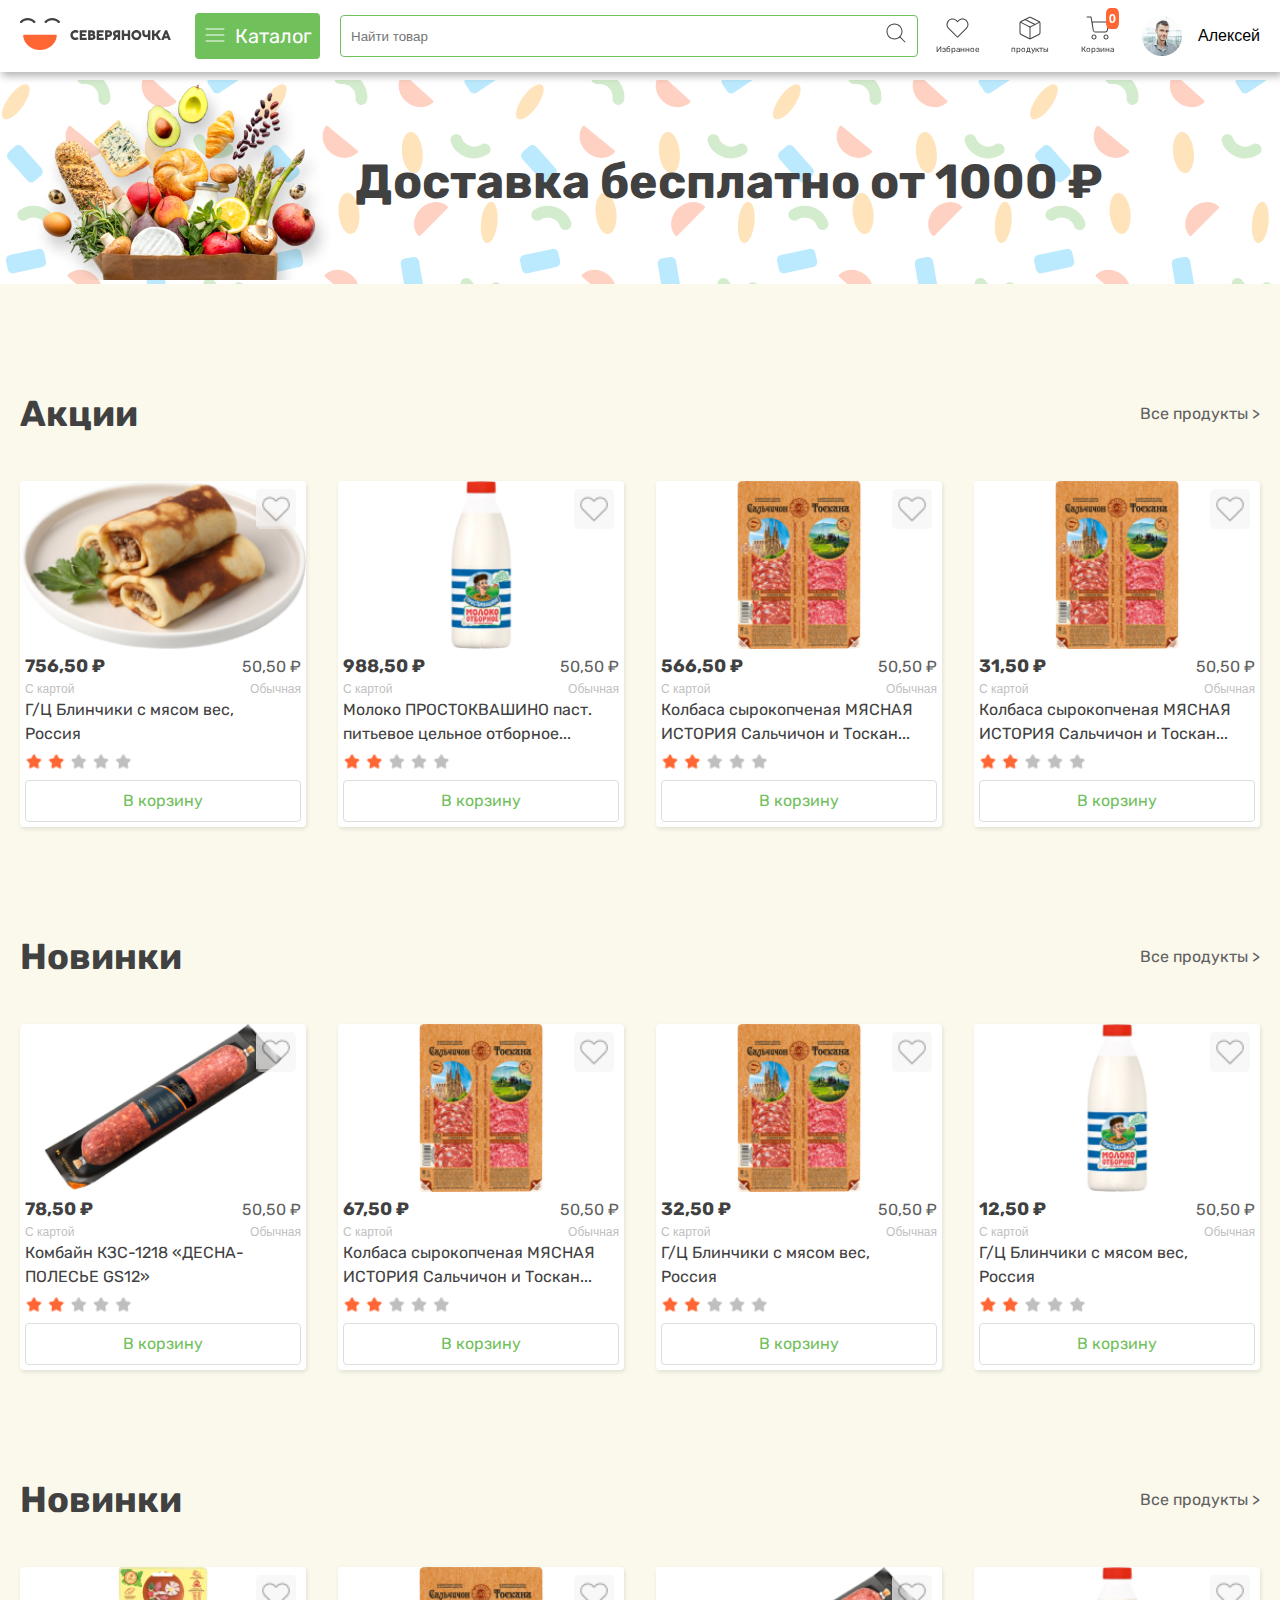
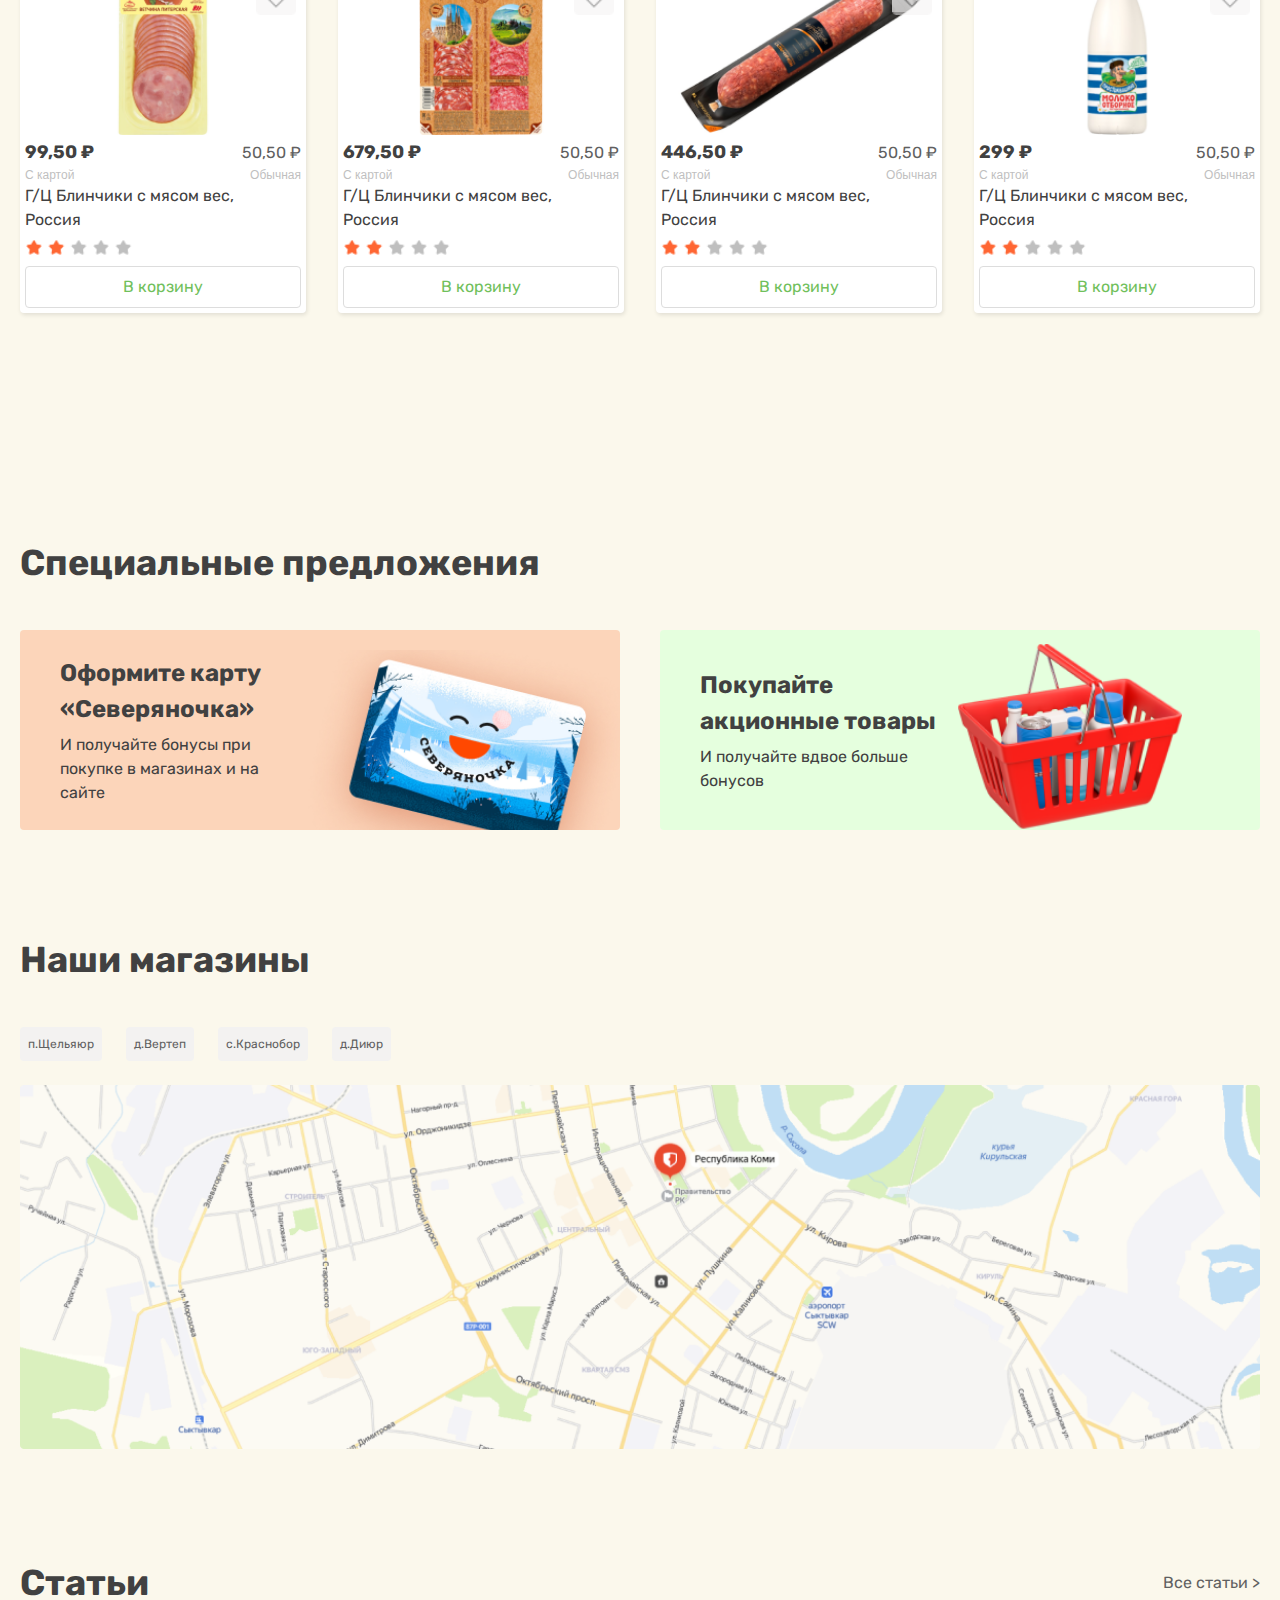
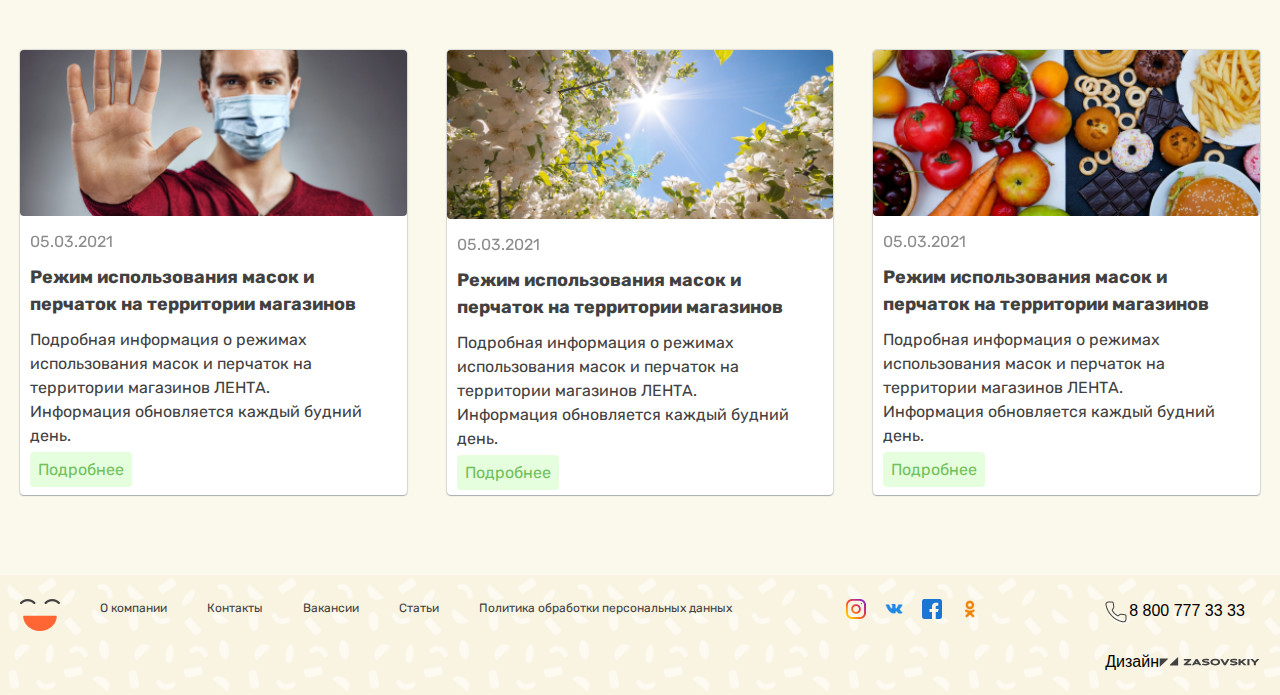
<file: index.html>
<!DOCTYPE html>
<html lang="en">
  <head>
    <meta charset="UTF-8" />
    <meta name="viewport" content="width=device-width, initial-scale=1.0" />
    <title>E-commerce</title>
    <link rel="stylesheet" href="css/home.min.css" />
  </head>
  <body>
    <header id="navbar" class="header navbar">
      <div class="container">
        <nav class="header__navbar">
          <div class="header__logo">
            <a href="index.html">
              <img src="./images/pages/home/logo1.svg" alt="logo" />
            </a>
            <a href="/">
              <img
                class="header__logo__2"
                src="./images/pages/home/Северяночка.svg"
                alt="logo"
              />
            </a>
          </div>
          <div class="header__search">
            <div class="header__search__btn">
              <button id="navbar-open" class="header__toogle" href="">
                <img src="./images/pages/home/menu.svg" alt="menu" />
              </button>
              <a href="./pages/categories.html">Каталог</a>
            </div>
            <input type="text" placeholder="Найти товар" />
            <img class="search" src="./images/pages/home/search.svg" alt="" />
          </div>
          <div class="header__right">
            <div class="header__nav__link">
              <div class="header__nav__Content">
                <a href="./pages/favorite.html"
                  ><img src="./images/pages/home/like.svg" alt=""
                /></a>
                <a href="./pages/favorite.html">Избранное</a>
              </div>
              <div class="header__nav__Content">
                <a href="./pages/products.html"
                  ><img src="./images/pages/home/product.svg" alt=""
                /></a>
                <a href="./pages/products.html">продукты</a>
              </div>
              <div class="header__nav__Content">
                <div class="card-total">0</div>
                <a href="./pages/cart.html"
                  ><img src="./images/pages/home/korzina.svg" alt=""
                /></a>
                <a href="./pages/cart.html">Корзина</a>
              </div>
            </div>
            <div class="header__nav__profile">
              <img src="./images/pages/home/avatar.png" alt="img-profile" />
              <p class="nav-avatar">Алексей</p>
            </div>
          </div>
        </nav>
      </div>
    </header>
    <main>
      <section class="home">
        <div class="container">
          <div class="home-flex">
            <div class="flex__left">
              <img src="./images/pages/home/img.png" alt="" />
            </div>
            <div class="flex__right">
              <h1>Доставка бесплатно от 1000 ₽</h1>
            </div>
          </div>
        </div>
      </section>
      <section class="aksi">
        <div class="container">
          <div class="aksi-text">
            <h2>Акции</h2>
            <a href="products.html">Все продукты ></a>
          </div>
          <div class="aksi-grid">
            <div class="cards" style="position: relative !important">
              <button class="like-btn">
                <img src="./images/pages/home/Button.png" alt="" />
              </button>
              <img src="./images/pages/home/image (27).png" alt="" />
              <a href="./pages/products.html">
                <div class="aksi-text2 fl">
                  <p>756,50 ₽</p>
                  <h4>50,50 ₽</h4>
                </div>
                <div class="aksi-text2 lh">
                  <p>С картой</p>
                  <p>Обычная</p>
                </div>
                <h3 class="aksih3">
                  Г/Ц Блинчики с мясом вес, <br />
                  Россия
                </h3>
              </a>
              <img class="rating" src="images/pages/home/rating.png" alt="" />

              <div class="card__btn">
                <button class="active-card">В корзину</button>
              </div>
            </div>
            <div class="cards" style="position: relative !important">
              <button class="like-btn">
                <img src="./images/pages/home/Button.png" alt="" />
              </button>
              <img src="./images/pages/home/image (28).png" alt="" />
              <a href="./pages/products.html">
                <div class="aksi-text2 fl">
                  <p>988,50 ₽</p>
                  <h4>50,50 ₽</h4>
                </div>
                <div class="aksi-text2 lh">
                  <p>С картой</p>
                  <p>Обычная</p>
                </div>
                <h3 class="aksih3">
                  Молоко ПРОСТОКВАШИНО паст. питьевое цельное отборное...
                </h3>
              </a>
              <img class="rating" src="images/pages/home/rating.png" alt="" />

              <div class="card__btn">
                <button class="active-card">В корзину</button>
              </div>
            </div>
            <div class="cards" style="position: relative !important">
              <button class="like-btn">
                <img src="./images/pages/home/Button.png" alt="" />
              </button>
              <img src="./images/pages/home/image (29).png" alt="" />
              <a href="./pages/products.html">
                <div class="aksi-text2 fl">
                  <p>566,50 ₽</p>
                  <h4>50,50 ₽</h4>
                </div>
                <div class="aksi-text2 lh">
                  <p>С картой</p>
                  <p>Обычная</p>
                </div>
                <h3 class="aksih3">
                  Колбаса сырокопченая МЯСНАЯ ИСТОРИЯ Сальчичон и Тоскан...
                </h3>
              </a>
              <img class="rating" src="images/pages/home/rating.png" alt="" />

              <div class="card__btn">
                <button class="active-card">В корзину</button>
              </div>
            </div>
            <div class="cards" style="position: relative !important">
              <button class="like-btn">
                <img src="./images/pages/home/Button.png" alt="" />
              </button>
              <img src="./images/pages/home/image (29).png" alt="" />
              <a href="./pages/products.html">
                <div class="aksi-text2 fl">
                  <p>31,50 ₽</p>
                  <h4>50,50 ₽</h4>
                </div>
                <div class="aksi-text2 lh">
                  <p>С картой</p>
                  <p>Обычная</p>
                </div>
                <h3 class="aksih3">
                  Колбаса сырокопченая МЯСНАЯ ИСТОРИЯ Сальчичон и Тоскан...
                </h3>
              </a>
              <img class="rating" src="images/pages/home/rating.png" alt="" />

              <div class="card__btn">
                <button class="active-card">В корзину</button>
              </div>
            </div>
          </div>
        </div>
      </section>
      <section class="novinka bg">
        <div class="container">
          <div class="aksi-text">
            <h2>Новинки</h2>
            <a href="products.html">Все продукты ></a>
          </div>
          <div class="aksi-grid">
            <div class="cards" style="position: relative !important">
              <button class="like-btn">
                <img src="./images/pages/home/Button.png" alt="" />
              </button>
              <img src="./images/pages/home/image (30).png" alt="" />
              <a href="./pages/products.html">
                <div class="aksi-text2 fl">
                  <p>78,50 ₽</p>
                  <h4>50,50 ₽</h4>
                </div>
                <div class="aksi-text2 lh">
                  <p>С картой</p>
                  <p>Обычная</p>
                </div>
                <h3 class="aksih3">
                  Комбайн КЗС-1218 «ДЕСНА-ПОЛЕСЬЕ GS12» <br />

                </h3>
              </a>
              <img class="rating" src="images/pages/home/rating.png" alt="" />

              <div class="card__btn">
                <button class="active-card">В корзину</button>
              </div>
            </div>
            <div class="cards" style="position: relative !important">
              <button class="like-btn">
                <img src="./images/pages/home/Button.png" alt="" />
              </button>
              <img src="./images/pages/home/image (29).png" alt="" />
              <a href="./pages/products.html">
                <div class="aksi-text2 fl">
                  <p>67,50 ₽</p>
                  <h4>50,50 ₽</h4>
                </div>
                <div class="aksi-text2 lh">
                  <p>С картой</p>
                  <p>Обычная</p>
                </div>
                <h3 class="aksih3">
                  Колбаса сырокопченая МЯСНАЯ ИСТОРИЯ Сальчичон и Тоскан...
                </h3>
              </a>
              <img class="rating" src="images/pages/home/rating.png" alt="" />

              <div class="card__btn">
                <button class="active-card">В корзину</button>
              </div>
            </div>
            <div class="cards" style="position: relative !important">
              <button class="like-btn">
                <img src="./images/pages/home/Button.png" alt="" />
              </button>
              <img src="./images/pages/home/image (29).png" alt="" />
              <a href="./pages/products.html">
                <div class="aksi-text2 fl">
                  <p>32,50 ₽</p>
                  <h4>50,50 ₽</h4>
                </div>
                <div class="aksi-text2 lh">
                  <p>С картой</p>
                  <p>Обычная</p>
                </div>
                <h3 class="aksih3">
                  Г/Ц Блинчики с мясом вес, <br />
                  Россия
                </h3>
              </a>
              <img class="rating" src="images/pages/home/rating.png" alt="" />

              <div class="card__btn">
                <button class="active-card">В корзину</button>
              </div>
            </div>
            <div class="cards" style="position: relative !important">
              <button class="like-btn">
                <img src="./images/pages/home/Button.png" alt="" />
              </button>
              <img src="./images/pages/home/image (28).png" alt="" />
              <a href="./pages/products.html">
                <div class="aksi-text2 fl">
                  <p>12,50 ₽</p>
                  <h4>50,50 ₽</h4>
                </div>
                <div class="aksi-text2 lh">
                  <p>С картой</p>
                  <p>Обычная</p>
                </div>
                <h3 class="aksih3">
                  Г/Ц Блинчики с мясом вес, <br />
                  Россия
                </h3>
              </a>
              <img class="rating" src="images/pages/home/rating.png" alt="" />

              <div class="card__btn">
                <button class="active-card">В корзину</button>
              </div>
            </div>
          </div>
        </div>
      </section>
      <section class="pokupali bg bs">
        <div class="container">
          <div class="aksi-text">
            <h2>Новинки</h2>
            <a href="products.html">Все продукты ></a>
          </div>
          <div class="aksi-grid">
            <div class="cards" style="position: relative !important">
              <button class="like-btn">
                <img src="./images/pages/home/Button.png" alt="" />
              </button>
              <img src="./images/pages/home/image (31).png" alt="" />
              <a href="./pages/products.html">
                <div class="aksi-text2 fl">
                  <p>99,50 ₽</p>
                  <h4>50,50 ₽</h4>
                </div>
                <div class="aksi-text2 lh">
                  <p>С картой</p>
                  <p>Обычная</p>
                </div>
                <h3 class="aksih3">
                  Г/Ц Блинчики с мясом вес, <br />
                  Россия
                </h3>
              </a>
              <img class="rating" src="images/pages/home/rating.png" alt="" />

              <div class="card__btn">
                <button class="active-card">В корзину</button>
              </div>
            </div>
            <div class="cards" style="position: relative !important">
              <button class="like-btn">
                <img src="./images/pages/home/Button.png" alt="" />
              </button>
              <img src="./images/pages/home/image (29).png" alt="" />
              <a href="./pages/products.html">
                <div class="aksi-text2 fl">
                  <p>679,50 ₽</p>
                  <h4>50,50 ₽</h4>
                </div>
                <div class="aksi-text2 lh">
                  <p>С картой</p>
                  <p>Обычная</p>
                </div>
                <h3 class="aksih3">
                  Г/Ц Блинчики с мясом вес, <br />
                  Россия
                </h3>
              </a>
              <img class="rating" src="images/pages/home/rating.png" alt="" />

              <div class="card__btn">
                <button class="active-card">В корзину</button>
              </div>
            </div>
            <div class="cards" style="position: relative !important">
              <button class="like-btn">
                <img src="./images/pages/home/Button.png" alt="" />
              </button>
              <img src="./images/pages/home/image (30).png" alt="" />
              <a href="./pages/products.html">
                <div class="aksi-text2 fl">
                  <p>446,50 ₽</p>
                  <h4>50,50 ₽</h4>
                </div>
                <div class="aksi-text2 lh">
                  <p>С картой</p>
                  <p>Обычная</p>
                </div>
                <h3 class="aksih3">
                  Г/Ц Блинчики с мясом вес, <br />
                  Россия
                </h3>
              </a>
              <img class="rating" src="images/pages/home/rating.png" alt="" />

              <div class="card__btn">
                <button class="active-card">В корзину</button>
              </div>
            </div>
            <div class="cards" style="position: relative !important">
              <button class="like-btn">
                <img src="./images/pages/home/Button.png" alt="" />
              </button>
              <img src="./images/pages/home/image (28).png" alt="" />
              <a href="./pages/products.html">
                <div class="aksi-text2 fl">
                  <p>299 ₽</p>
                  <h4>50,50 ₽</h4>
                </div>
                <div class="aksi-text2 lh">
                  <p>С картой</p>
                  <p>Обычная</p>
                </div>
                <h3 class="aksih3">
                  Г/Ц Блинчики с мясом вес, <br />
                  Россия
                </h3>
              </a>
              <img class="rating" src="images/pages/home/rating.png" alt="" />

              <div class="card__btn">
                <button class="active-card">В корзину</button>
              </div>
            </div>
          </div>
        </div>
      </section>
      <section class="prodloj bg">
        <div class="container">
          <div class="aksi-text">
            <h2>Специальные предложения</h2>
          </div>
          <div class="special_offers__cards">
            <div class="Special_offers__aside">
              <div class="Special__aside__texts">
                <h3>Оформите карту «Северяночка»</h3>
                <p>И получайте бонусы при покупке в магазинах и на сайте</p>
              </div>
              <div class="Special__aside__img">
                <img
                  src="./images/pages/home/Карта лояльности-10 1.png"
                  alt="rasm"
                />
              </div>
            </div>
            <div class="Special_offers__aside">
              <div class="Special__aside__texts">
                <h3>Покупайте акционные товары</h3>
                <p>И получайте вдвое больше бонусов</p>
              </div>
              <div class="Special__aside__img">
                <img src="./images/pages/home/73 1.png" alt="rasm" />
              </div>
            </div>
          </div>
        </div>
      </section>
      <section class="ap__tab bg">
        <div class="container">
          <div class="aksi-text">
            <h2>Наши магазины</h2>
          </div>
          <div class="tab-flex">
            <button class="active-tab">п.Щельяюр</button>
            <button>д.Вертеп</button>
            <button>с.Краснобор</button>
            <button>д.Диюр</button>
          </div>
          <div class="cart">
            <img src="./images/pages/home/kart.png" alt="" />
          </div>
        </div>
      </section>
      <section class="articles bg sm">
        <div class="container">
          <div class="aksi-text">
            <h2>Статьи</h2>
            <a href="./pages/articles.html">Все статьи ></a>
          </div>
          <div class="articles__flex">
            <div class="articles__card">
              <img src="./images/pages/home/image 5.png" />
              <div class="articles__text">
                <p class="data">05.03.2021</p>
                <h5>
                  <a class="text" href="./pages/articles.html"
                    >Режим использования масок и перчаток на территории
                    магазинов</a
                  >
                </h5>
                <p>
                  Подробная информация о режимах использования масок и перчаток
                  на территории магазинов ЛЕНТА. Информация обновляется каждый
                  будний день.
                </p>
                <a class="articles__btn" href="./pages/articles.html">Подробнее</a>
              </div>
            </div>
            <div class="articles__card">
              <img src="./images/pages/home/image 5 (1).png" />
              <div class="articles__text">
                <p class="data">05.03.2021</p>
                <h5>
                  <a class="text" href="./pages/articles.html"
                    >Режим использования масок и перчаток на территории магазинов</a
                  >
                </h5>
                <p>
                  Подробная информация о режимах использования масок и перчаток
                  на территории магазинов ЛЕНТА. Информация обновляется каждый
                  будний день.
                </p>
                <a class="articles__btn" href="./pages/articles.html">Подробнее</a>
              </div>
            </div>
            <div class="articles__card">
              <img src="./images/pages/home/image 5 (2).png" />
              <div class="articles__text">
                <p class="data">05.03.2021</p>
                <h5>
                  <a class="text" href="./pages/articles.html"
                    >Режим использования масок и перчаток на территории магазинов</a
                  >
                </h5>
                <p>
                  Подробная информация о режимах использования масок и перчаток
                  на территории магазинов ЛЕНТА. Информация обновляется каждый
                  будний день.
                </p>
                <a class="articles__btn" href="./pages/articles.html">Подробнее</a>
              </div>
            </div>
          </div>
        </div>
      </section>
    </main>
    <footer>
      <section class="desk__top">
        <div class="container">
          <div class="desk__grid">
            <div class="logo__title">
              <a href="index.html">
                <img src="images/pages/home/logo1.svg" alt="">
              </a>
              <a href="./pages/about.html">О компании</a>
              <a href="./pages/contact.html">Контакты</a>
              <a href="./pages/vacancy.html">Вакансии</a>
              <a href="./pages/articles.html">Статьи</a>
              <a href="#">Политика обработки персональных данных</a>
            </div>
            <div class="footer__logo">
              <a href="https://www.instagram.com/cristiano/?hl=en"><img src="./images/pages/home/inst.png" alt=""></a>
              <a href="https://vk.com/"><img src="./images/pages/home/vk.png" alt=""></a>
              <a href="https://www.facebook.com/"><img src="./images/pages/home/feec.png" alt=""></a>
              <a href="https://ok.ru/"><img src="./images/pages/home/ok.png" alt=""></a>
            </div>
            <div class="group__grid">
              <div class="number num__flex">
                <img src="./images/pages/home/f14fd6e0-23fa-4d8c-8f82-bba21e1411b9.png" alt="">
                <p>8 800 777 33 33</p>
              </div>
              <div class="num__flex">
                <p>Дизайн</p>
                <img src="./images/pages/home/logo-zasovskiy-small-black (1).svg" alt="">
              </div>
            </div>
          </div>
        </div>
      </section>
      <section class="footer__mobile">
        <div class="container">
          <div class="footer__nav__link">
            <div class="footer__fixed header__nav__Content">
              <img src="./images/pages/home/meniendavatar.svg" alt="menu">
              <a href="./pages/categories.html">Каталог</a>
            </div>
            <div class="header__nav__Content">
              <a href="./pages/favorite.html"><img src="./images/pages/home/like.svg" alt=""></a>
              <a href="./pages/favorite.html">Избранное</a>
            </div>
            <div class="header__nav__Content">
              <a href="./pages/categories.html"><img src="./images/pages/home/product.svg" alt=""></a>
              <a href="./pages/categories.html">продукты</a>
            </div>
            <div class="header__nav__Content">
             <a href="./pages/cart.html"> <img src="./images/pages/home/korzina.svg" alt=""></a>
              <a href="./pages/cart.html">Корзина</a>
            </div>
            <div class="header__nav__Content">
              <img src="./images/pages/home/avatar.png" alt="">
            </div>
          </div>
        </div>
      </section>
    </footer>
    <script src="js/main.js"></script>
    
  </body>
</html>
</file>
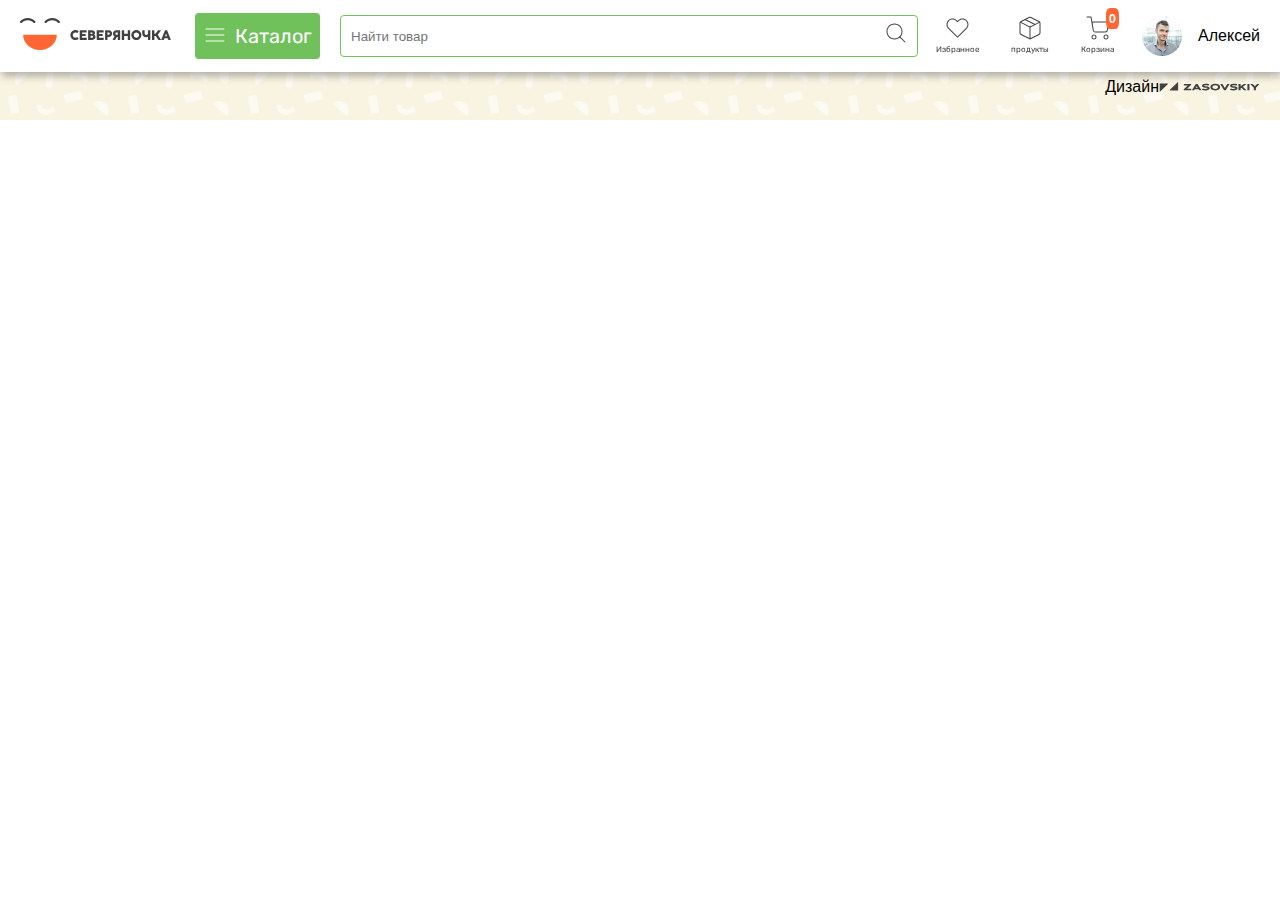
<file: pages/categories.html>
<!DOCTYPE html>
<html lang="en">
  <head>
    <meta charset="UTF-8" />
    <meta name="viewport" content="width=device-width, initial-scale=1.0" />
    <title>Document</title>
    <link rel="stylesheet" href="../css/home.min.css" />
  </head>
  <body>
    <header id="navbar" class="header navbar">
      <div class="container">
        <nav class="header__navbar">
          <div class="header__logo">
            <a href="../index.html">
              <img src="../images/pages/home/logo1.svg" alt="logo" />
            </a>
            <a href="/">
              <img
                class="header__logo__2"
                src="../images/pages/home/Северяночка.svg"
                alt="logo"
              />
            </a>
          </div>
          <div class="header__search">
            <div class="header__search__btn">
              <button id="navbar-open" class="header__toogle" href="">
                <img src="../images/pages/home/menu.svg" alt="menu" />
              </button>
              <a href="../pages/categories.html">Каталог</a>
            </div>
            <input type="text" placeholder="Найти товар" />
            <img class="search" src="../images/pages/home/search.svg" alt="" />
          </div>
          <div class="header__right">
            <div class="header__nav__link">
              <div class="header__nav__Content">
                <a href="../pages/favorite.html"
                  ><img src="../images/pages/home/like.svg" alt=""
                /></a>
                <a href="../pages/favorite.html">Избранное</a>
              </div>
              <div class="header__nav__Content">
                <a href="../pages/products.html"
                  ><img src="../images/pages/home/product.svg" alt=""
                /></a>
                <a href="../pages/products.html">продукты</a>
              </div>
              <div class="header__nav__Content">
                <div class="card-total">0</div>
                <a href="../pages/cart.html"
                  ><img src="../images/pages/home/korzina.svg" alt=""
                /></a>
                <a href="../pages/cart.html">Корзина</a>
              </div>
            </div>
            <div class="header__nav__profile">
              <img src="../images/pages/home/avatar.png" alt="img-profile" />
              <p class="nav-avatar">Алексей</p>
            </div>
          </div>
        </nav>
      </div>
    </header>
    <footer>
      <section class="desk__top">
        <div class="container">
          <div class="desk__grid">
            <div class="logo__title">
              <a href="../images/">
                <img src="../images/pages/home/logo1.svg" alt="" />
              </a>
              <a href="../pages/about.html">О компании</a>
              <a href="../pages/contact.html">Контакты</a>
              <a href="../pages/vacancy.html">Вакансии</a>
              <a href="../pages/articles.html">Статьи</a>
              <a href="#">Политика обработки персональных данных</a>
            </div>
            <div class="footer__logo">
              <a href="https://www.instagram.com/cristiano/?hl=en"
                ><img src="../images/pages/home/inst.png" alt=""
              /></a>
              <a href="https://vk.com/"
                ><img src="../images/pages/home/vk.png" alt=""
              /></a>
              <a href="https://www.facebook.com/"
                ><img src="../images/pages/home/feec.png" alt=""
              /></a>
              <a href="https://ok.ru/"
                ><img src="../images/pages/home/ok.png" alt=""
              /></a>
            </div>
            <div class="group__grid">
              <div class="number num__flex">
                <img
                  src="../images/pages/home/f14fd6e0-23fa-4d8c-8f82-bba21e1411b9.png"
                  alt=""
                />
                <p>8 800 777 33 33</p>
              </div>
              <div class="num__flex">
                <p>Дизайн</p>
                <img
                  src="../images/pages/home/logo-zasovskiy-small-black (1).svg"
                  alt=""
                />
              </div>
            </div>
          </div>
        </div>
      </section>
      <section class="footer__mobile">
        <div class="container">
          <div class="footer__nav__link">
            <div class="footer__fixed header__nav__Content">
              <img src="../images/pages/home/meniendavatar.svg" alt="menu" />
              <a href="../pages/categories.html">Каталог</a>
            </div>
            <div class="header__nav__Content">
              <a href="../pages/favorite.html"
                ><img src="../images/pages/home/like.svg" alt=""
              /></a>
              <a href="../pages/favorite.html">Избранное</a>
            </div>
            <div class="header__nav__Content">
              <a href="../pages/categories.html"
                ><img src="../images/pages/home/product.svg" alt=""
              /></a>
              <a href="../pages/categories.html">продукты</a>
            </div>
            <div class="header__nav__Content">
              <a href="../pages/cart.html">
                <img src="../images/pages/home/korzina.svg" alt=""
              /></a>
              <a href="../pages/cart.html">Корзина</a>
            </div>
            <div class="header__nav__Content">
              <img src="../images/pages/home/avatar.png" alt="" />
            </div>
          </div>
        </div>
      </section>
    </footer>
    <script src="../js/main.js"></script>
  </body>
</html>
</file>
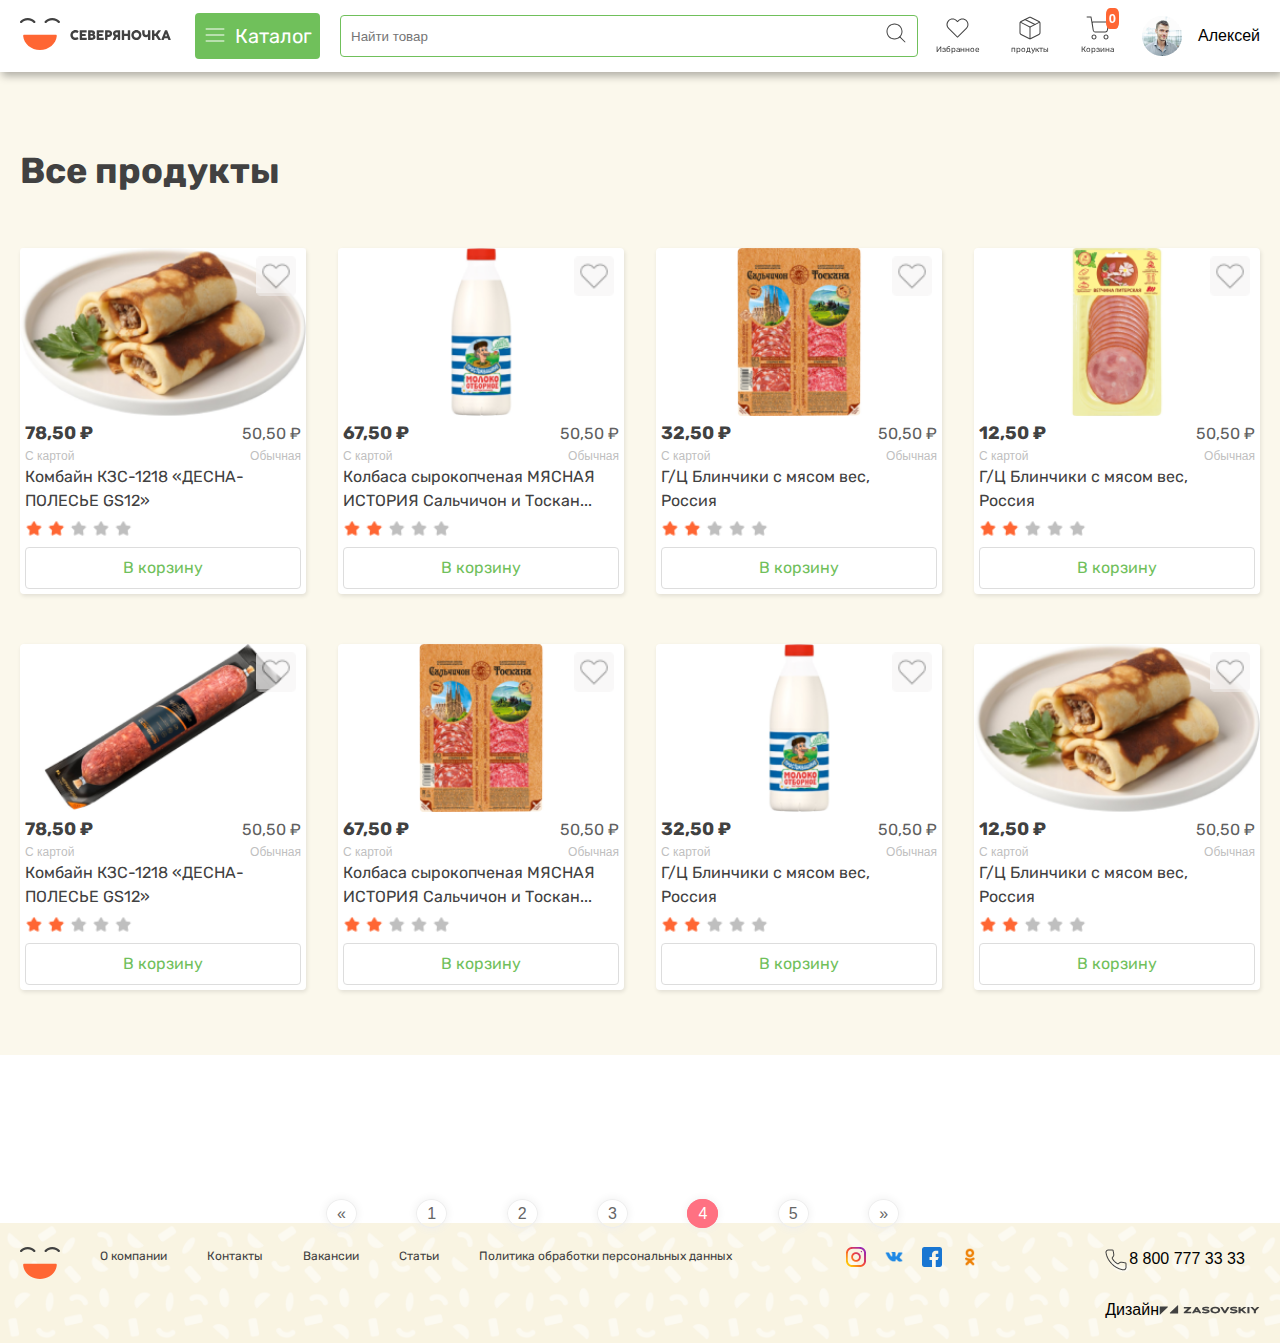
<file: pages/products.html>
<!DOCTYPE html>
<html lang="en">
<head>
  <meta charset="UTF-8">
  <meta name="viewport" content="width=device-width, initial-scale=1.0">
  <title>products</title>
  <link rel="stylesheet" href="/css/home.min.css">
  <link rel="stylesheet" href="/css/products.min.css">
</head>
<body>
  <header id="navbar" class="header navbar">
    <div class="container">
      <nav class="header__navbar">
        <div class="header__logo">
          <a href="../index.html">
            <img src="../images/pages/home/logo1.svg" alt="logo" />
          </a>
          <a href="/">
            <img
              class="header__logo__2"
              src="../images/pages/home/Северяночка.svg"
              alt="logo"
            />
          </a>
        </div>
        <div class="header__search">
          <div class="header__search__btn">
            <button id="navbar-open" class="header__toogle" href="">
              <img src="../images/pages/home/menu.svg" alt="menu" />
            </button>
            <a href="../pages/categories.html">Каталог</a>
          </div>
          <input type="text" placeholder="Найти товар" />
          <img class="search" src="../images/pages/home/search.svg" alt="" />
        </div>
        <div class="header__right">
          <div class="header__nav__link">
            <div class="header__nav__Content">
              <a href="../pages/favorite.html"
                ><img src="../images/pages/home/like.svg" alt=""
              /></a>
              <a href="../pages/favorite.html">Избранное</a>
            </div>
            <div class="header__nav__Content">
              <a href="../pages/products.html"
                ><img src="../images/pages/home/product.svg" alt=""
              /></a>
              <a href="../pages/products.html">продукты</a>
            </div>
            <div class="header__nav__Content">
              <div class="card-total">0</div>
              <a href="../pages/cart.html"
                ><img src="../images/pages/home/korzina.svg" alt=""
              /></a>
              <a href="../pages/cart.html">Корзина</a>
            </div>
          </div>
          <div class="header__nav__profile">
            <img src="../images/pages/home/avatar.png" alt="img-profile" />
            <p class="nav-avatar">Алексей</p>
          </div>
        </div>
      </nav>
    </div>
  </header>
  <main>
    <section class="products__sec">
      <div class="container">
        <div class="all">
          <h1>Все продукты</h1>
        </div>
        <div class="aksi-grid lg">
          <div class="cards" style="position: relative !important">
            <button class="like-btn">
              <img src="../images/pages/home/Button.png" alt="" />
            </button>
            <img src="../images/pages/home/image (27).png" alt="" />
            <a href="../pages/products.html">
              <div class="aksi-text2 fl">
                <p>78,50 ₽</p>
                <h4>50,50 ₽</h4>
              </div>
              <div class="aksi-text2 lh">
                <p>С картой</p>
                <p>Обычная</p>
              </div>
              <h3 class="aksih3">
                Комбайн КЗС-1218 «ДЕСНА-ПОЛЕСЬЕ GS12» <br />

              </h3>
            </a>
            <img class="rating" src="../images/pages/home/rating.png" alt="" />

            <div class="card__btn">
              <button class="active-card">В корзину</button>
            </div>
          </div>
          <div class="cards" style="position: relative !important">
            <button class="like-btn">
              <img src="../images/pages/home/Button.png" alt="" />
            </button>
            <img src="../images/pages/home/image (28).png" alt="" />
            <a href="../pages/products.html">
              <div class="aksi-text2 fl">
                <p>67,50 ₽</p>
                <h4>50,50 ₽</h4>
              </div>
              <div class="aksi-text2 lh">
                <p>С картой</p>
                <p>Обычная</p>
              </div>
              <h3 class="aksih3">
                Колбаса сырокопченая МЯСНАЯ ИСТОРИЯ Сальчичон и Тоскан...
              </h3>
            </a>
            <img class="rating" src="../images/pages/home/rating.png" alt="" />

            <div class="card__btn">
              <button class="active-card">В корзину</button>
            </div>
          </div>
          <div class="cards" style="position: relative !important">
            <button class="like-btn">
              <img src="../images/pages/home/Button.png" alt="" />
            </button>
            <img src="../images/pages/home/image (29).png" alt="" />
            <a href="../pages/products.html">
              <div class="aksi-text2 fl">
                <p>32,50 ₽</p>
                <h4>50,50 ₽</h4>
              </div>
              <div class="aksi-text2 lh">
                <p>С картой</p>
                <p>Обычная</p>
              </div>
              <h3 class="aksih3">
                Г/Ц Блинчики с мясом вес, <br />
                Россия
              </h3>
            </a>
            <img class="rating" src="../images/pages/home/rating.png" alt="" />

            <div class="card__btn">
              <button class="active-card">В корзину</button>
            </div>
          </div>
          <div class="cards" style="position: relative !important">
            <button class="like-btn">
              <img src="../images/pages/home/Button.png" alt="" />
            </button>
            <img src="../images/pages/home/image (31).png" alt="" />
            <a href="../pages/products.html">
              <div class="aksi-text2 fl">
                <p>12,50 ₽</p>
                <h4>50,50 ₽</h4>
              </div>
              <div class="aksi-text2 lh">
                <p>С картой</p>
                <p>Обычная</p>
              </div>
              <h3 class="aksih3">
                Г/Ц Блинчики с мясом вес, <br />
                Россия
              </h3>
            </a>
            <img class="rating" src="../images/pages/home/rating.png" alt="" />

            <div class="card__btn">
              <button class="active-card">В корзину</button>
            </div>
          </div>
        </div>
        <div class="aksi-grid lg">
          <div class="cards" style="position: relative !important">
            <button class="like-btn">
              <img src="../images/pages/home/Button.png" alt="" />
            </button>
            <img src="../images/pages/home/image (30).png" alt="" />
            <a href="../pages/products.html">
              <div class="aksi-text2 fl">
                <p>78,50 ₽</p>
                <h4>50,50 ₽</h4>
              </div>
              <div class="aksi-text2 lh">
                <p>С картой</p>
                <p>Обычная</p>
              </div>
              <h3 class="aksih3">
                Комбайн КЗС-1218 «ДЕСНА-ПОЛЕСЬЕ GS12» <br />

              </h3>
            </a>
            <img class="rating" src="../images/pages/home/rating.png" alt="" />

            <div class="card__btn">
              <button class="active-card">В корзину</button>
            </div>
          </div>
          <div class="cards" style="position: relative !important">
            <button class="like-btn">
              <img src="../images/pages/home/Button.png" alt="" />
            </button>
            <img src="../images/pages/home/image (29).png" alt="" />
            <a href="../pages/products.html">
              <div class="aksi-text2 fl">
                <p>67,50 ₽</p>
                <h4>50,50 ₽</h4>
              </div>
              <div class="aksi-text2 lh">
                <p>С картой</p>
                <p>Обычная</p>
              </div>
              <h3 class="aksih3">
                Колбаса сырокопченая МЯСНАЯ ИСТОРИЯ Сальчичон и Тоскан...
              </h3>
            </a>
            <img class="rating" src="../images/pages/home/rating.png" alt="" />

            <div class="card__btn">
              <button class="active-card">В корзину</button>
            </div>
          </div>
          <div class="cards" style="position: relative !important">
            <button class="like-btn">
              <img src="../images/pages/home/Button.png" alt="" />
            </button>
            <img src="../images/pages/home/image (28).png" alt="" />
            <a href="../pages/products.html">
              <div class="aksi-text2 fl">
                <p>32,50 ₽</p>
                <h4>50,50 ₽</h4>
              </div>
              <div class="aksi-text2 lh">
                <p>С картой</p>
                <p>Обычная</p>
              </div>
              <h3 class="aksih3">
                Г/Ц Блинчики с мясом вес, <br />
                Россия
              </h3>
            </a>
            <img class="rating" src="../images/pages/home/rating.png" alt="" />

            <div class="card__btn">
              <button class="active-card">В корзину</button>
            </div>
          </div>
          <div class="cards" style="position: relative !important">
            <button class="like-btn">
              <img src="../images/pages/home/Button.png" alt="" />
            </button>
            <img src="../images/pages/home/image (27).png" alt="" />
            <a href="../pages/products.html">
              <div class="aksi-text2 fl">
                <p>12,50 ₽</p>
                <h4>50,50 ₽</h4>
              </div>
              <div class="aksi-text2 lh">
                <p>С картой</p>
                <p>Обычная</p>
              </div>
              <h3 class="aksih3">
                Г/Ц Блинчики с мясом вес, <br />
                Россия
              </h3>
            </a>
            <img class="rating" src="../images/pages/home/rating.png" alt="" />

            <div class="card__btn">
              <button class="active-card">В корзину</button>
            </div>
          </div>
        </div>
      </div>
    </section>
    <section>
      <div id="pagination-container" class="light-theme simple-pagination">
        <ul>
          <li><a href="#page-3" class="page-link prev">«</a></li>
          <li><a href="#page-1" class="page-link">1</a></li>
          <li><a href="#page-2" class="page-link">2</a></li>
          <li><a href="#page-3" class="page-link">3</a></li>
          <li class="active"><span class="current">4</span></li>
          <li><a href="#page-5" class="page-link">5</a></li>
          <li><a href="#page-5" class="page-link next">»</a></li>
        </ul>
      </div>
    </section>
  </main>
  <footer>
    <section class="desk__top">
      <div class="container">
        <div class="desk__grid">
          <div class="logo__title">
            <a href="../images/">
              <img src="../images/pages/home/logo1.svg" alt="">
            </a>
            <a href="../pages/about.html">О компании</a>
            <a href="../pages/contact.html">Контакты</a>
            <a href="../pages/vacancy.html">Вакансии</a>
            <a href="../pages/articles.html">Статьи</a>
            <a href="#">Политика обработки персональных данных</a>
          </div>
          <div class="footer__logo">
            <a href="https://www.instagram.com/cristiano/?hl=en"><img src="../images/pages/home/inst.png" alt=""></a>
            <a href="https://vk.com/"><img src="../images/pages/home/vk.png" alt=""></a>
            <a href="https://www.facebook.com/"><img src="../images/pages/home/feec.png" alt=""></a>
            <a href="https://ok.ru/"><img src="../images/pages/home/ok.png" alt=""></a>
          </div>
          <div class="group__grid">
            <div class="number num__flex">
              <img src="../images/pages/home/f14fd6e0-23fa-4d8c-8f82-bba21e1411b9.png" alt="">
              <p>8 800 777 33 33</p>
            </div>
            <div class="num__flex">
              <p>Дизайн</p>
              <img src="../images/pages/home/logo-zasovskiy-small-black (1).svg" alt="">
            </div>
          </div>
        </div>
      </div>
    </section>
    <section class="footer__mobile">
      <div class="container">
        <div class="footer__nav__link">
          <div class="footer__fixed header__nav__Content">
            <img src="../images/pages/home/meniendavatar.svg" alt="menu">
            <a href="../pages/categories.html">Каталог</a>
          </div>
          <div class="header__nav__Content">
            <a href="../pages/favorite.html"><img src="../images/pages/home/like.svg" alt=""></a>
            <a href="../pages/favorite.html">Избранное</a>
          </div>
          <div class="header__nav__Content">
            <a href="../pages/categories.html"><img src="../images/pages/home/product.svg" alt=""></a>
            <a href="../pages/categories.html">продукты</a>
          </div>
          <div class="header__nav__Content">
           <a href="../pages/cart.html"> <img src="../images/pages/home/korzina.svg" alt=""></a>
            <a href="../pages/cart.html">Корзина</a>
          </div>
          <div class="header__nav__Content">
            <img src="../images/pages/home/avatar.png" alt="">
          </div>
        </div>
      </div>
    </section>
  </footer>
  <script src="../js/main.js"></script>
  <script src="../JS_MAP/products_map.js"></script>
  <script src="../JS_MAP/products.js"></script>
</body>
</html
</file>
<file: css/home.min.css>
@import"https://fonts.googleapis.com/css2?family=Rubik:wght@300;400;500;600;700;800;900&display=swap";@import"https://fonts.googleapis.com/css2?family=Roboto:wght@100;300;400;500;700;900&display=swap";*{margin:0;padding:0;font-family:"Poppins",sans-serif}.container{max-width:1248px;padding-left:20px;padding-right:20px;margin-left:auto;margin-right:auto}a{text-decoration:none !important}.header{position:fixed;width:100%;top:0;background:#fff;align-items:center;box-shadow:2px 4px 8px 0px rgba(0,0,0,.3);transition:.4s;z-index:1000000}.header__navbar{padding:8px 0;display:flex;justify-content:space-between;align-items:center}.header__navbar .header__logo{display:flex;align-items:center;margin-right:24px;gap:10px}.header__navbar .header__search{display:flex;align-items:center;position:relative;width:100%;gap:20px}nav{padding:10px 0}.navbar-shrink{padding:5px 0}.header__navbar .header__search__btn{display:flex;align-items:center;padding:8px;border-radius:4px;background:var(--main-secondary, #70c05b);display:none}@media(min-width: 450px){.header__navbar .header__search__btn #navbar-open{border:none;background:rgba(0,0,0,0)}}@media(max-width: 768px){.header__search__btn a{display:none}}@media(max-width: 768px){.header__logo__2{display:none}}@media(min-width: 450px)and (min-width: 768px){.header__navbar .header__search__btn a{color:var(--main-on-secondary, #fff);text-align:center;font-family:"Rubik";font-size:20px;font-style:normal;font-weight:400;line-height:150%}}.header__navbar input{width:100%;height:40px;padding-left:10px;border-radius:4px;border:1px solid var(--main-secondary, #70c05b);background:var(--main-surface, #fff)}.header__navbar .search{position:absolute;right:10px;top:8px}.header__navbar .header__right{margin-left:10px;display:flex;background-color:#fff}.header__nav__link{display:none}.header__nav__Content{padding:5px;display:flex;align-items:center;flex-direction:column;gap:8px;cursor:pointer;transition:.3s;border-radius:10px}.header__nav__Content{position:relative}.header__nav__Content a{display:flex;color:var(--main-on-surface, #414141);text-align:center;font-family:"Rubik";font-size:12px;font-style:normal;font-weight:400;line-height:150%}.header__nav__Content .card-total{padding:3px;position:absolute;top:0;right:3px;color:#fff;background:#f63;border-radius:30%;font-size:13px;font-weight:710}.header__nav__profile{padding-left:20px}@media(max-width: 768px){.nav-avatar{display:none}.header__nav__profile{padding-top:8px}}.hidden a{color:var(--main-on-surface, #414141);font-family:"Rubik";font-size:18px;font-weight:700;line-height:150%}@media(min-width: 768px){.header__nav__profile{display:flex;align-items:center;gap:16px}}@media(min-width: 450px){.header__navbar .header__right .header__nav__link{display:flex;gap:16px}}@media(min-width: 450px){.header__navbar .header__search__btn{display:flex;align-items:center;gap:8px}}.home{margin-top:80px;background:url(/images/pages/home/Group\ 7100.svg) no-repeat;background-size:cover;background-position:center}.flex__left img{width:100%}.home-flex{display:flex;align-items:center}.home-flex .flex__right h1{color:var(--main-on-surface, #414141);text-align:center;font-family:"Rubik";font-size:48px;font-style:normal;font-weight:700;line-height:150%}@media(max-width: 768px){.flex__right h1{font-size:30px !important}}@media(max-width: 458px){.flex__left{display:none !important}.flex__right h1{padding:20px;font-size:18px !important}}.aksi{background:var(--main-bg-page, #fbf8ec);padding-top:3px;padding-bottom:0px}.aksi-text{display:flex;align-items:center;justify-content:space-between;margin-top:100px;margin-bottom:40px}.aksi-text h2{color:var(--main-on-surface, #414141);font-family:"Rubik";font-size:36px;font-style:normal;font-weight:700;line-height:150%}.aksi-text a{color:var(--grayscale-hardest, #606060);text-align:center;font-family:"Rubik";font-size:16px;font-style:normal;font-weight:400;line-height:150%}.aksi-grid{display:grid;grid-template-columns:repeat(4, 1fr);gap:32px;flex-wrap:wrap}.aksi-grid .cards{width:100%;border-radius:4px;background-color:#fff;box-shadow:1px 2px 4px 0px rgba(0,0,0,.1)}.aksi-text2{display:flex;align-items:center;justify-content:space-between;padding-left:5px;padding-right:5px}.fl p{color:var(--main-on-surface, #414141);font-family:"Rubik";font-size:18px;font-style:normal;font-weight:700;line-height:150%}.fl h4{color:var(--grayscale-hardest, #606060);font-family:"Rubik";font-size:16px;font-style:normal;font-weight:400;line-height:150%}.lh{color:var(--grayscale-light, #BFBFBF);font-family:"Rubik";font-size:12px;font-style:normal;font-weight:400;line-height:150%}.aksih3{padding-left:5px;padding-right:5px;color:var(--main-on-surface, #414141);font-family:"Rubik";font-size:16px;font-style:normal;font-weight:400;line-height:150%}.rating{padding-top:7px;padding-left:5px}.card__btn{padding:5px}@media(max-width: 700px){.aksi-grid{display:grid !important;grid-template-columns:repeat(2, 1fr) !important;gap:32px !important}}@media(max-width: 900px){.aksi-grid{display:grid;grid-template-columns:repeat(3, 1fr);gap:32px}}@media(max-width: 360px){.aksi-grid{display:grid !important;grid-template-columns:repeat(1, 1fr) !important;gap:32px !important}}.cards{height:100%}.cards img{width:100%}.active-card{padding:8px;width:100%;background:rgba(0,0,0,0);border-radius:4px;border:1px solid #ddd;color:var(--main-secondary, #70c05b);text-align:center;font-family:"Rubik";font-size:16px;font-style:normal;font-weight:400;line-height:150%;transition:.3s}.like-btn{position:absolute;right:10px;top:10px;display:flex;align-items:center;width:40px;height:35px;background:rgba(255,255,255,0.4431372549);border:none;font-size:25px}.like-btn:hover{background-color:#b60000 !important}.active-card:focus{color:#fff;background:var(--main-primary, #F63) !important}.cards:hover{box-shadow:4px 8px 16px 0px rgba(255,102,51,.2) !important;transition:.3s}.bg{background:var(--main-bg-page, #fbf8ec);padding-top:3px}.bs{padding-bottom:120px}.special_offers__cards{display:flex;gap:40px}.Special_offers__aside{width:100%;height:200px;display:flex;align-items:center;border-radius:4px;overflow:hidden;background:var(--main-primary-muted, #fcd5ba);cursor:pointer}.Special_offers__aside:hover{transition:.3s;box-shadow:0px 8px 16px 0px rgba(202,147,96,.5)}.Special__aside__texts{padding-left:40px}.Special__aside__texts h3{margin-bottom:6px;max-width:258px;color:var(--main-on-surface, #414141);font-family:"Rubik";font-size:24px;font-style:normal;font-weight:700;line-height:150%}.Special__aside__texts p{max-width:258px;color:var(--main-on-surface, #414141);font-family:"Rubik";font-size:16px;font-style:normal;font-weight:400;line-height:150%}.Special__aside__img img{padding:56px 31px 8px 0;width:100%}.Special_offers__aside:last-child{border-radius:4px;background:var(--main-secondary-muted, #e5ffde)}.Special__aside__texts{padding-left:40px}@media(max-width: 900px){.special_offers__cards{flex-direction:column}}@media(max-width: 900px){.Special__aside__img img{display:none}}.tab-flex{margin-top:40px;margin-bottom:24px;display:flex;flex-wrap:wrap;gap:24px}.tab-flex button{padding:8px;border-radius:4px;background:var(--grayscale-lightest, #f3f2f1);color:var(--grayscale-hardest, #606060);border:none;text-align:center;font-family:"Rubik";font-size:12px;font-style:normal;font-weight:400;line-height:150%}.tab-flex button:focus{color:#fff;background-color:#70c05b}.cart img{width:100%}@media(max-width: 410px){.cart img{width:100%;height:300px}}.articles__flex{display:flex;gap:40px;transition:.3s}.articles__flex .articles__card{width:100%;background:#fff;border-radius:4px !important;box-shadow:rgba(9,30,66,.25) 0px 1px 1px,rgba(9,30,66,.13) 0px 0px 1px 1px;transition:.3s;cursor:pointer}.articles__flex .articles__card img{width:100%;border-radius:4px}.articles__text{display:block;padding:10px}.articles__text h5{margin-top:10px;margin-bottom:10px;color:var(--main-on-surface, #414141);font-family:"Rubik";font-size:18px;font-style:normal;font-weight:700;line-height:150%}.articles__text p{max-width:342px;margin-bottom:10px;color:var(--main-on-surface, #414141);font-family:"Rubik";font-size:16px;font-style:normal;font-weight:400;line-height:150%}.text{color:var(--main-on-surface, #414141) !important;font-family:"Rubik" !important;font-size:18px !important;font-style:normal !important;font-weight:700 !important;line-height:150% !important}.articles__btn{padding:8px;border-radius:4px;background:var(--main-secondary-muted, #e5ffde);color:var(--main-secondary, #70c05b);text-align:center;font-family:"Rubik";font-size:16px;line-height:150%}.data{color:var(--grayscale-hard, #8F8F8F);font-family:"Rubik";font-size:12px;font-style:normal;font-weight:400;opacity:.6;line-height:150%}.articles__btn:focus{color:#fff;background:var(--main-secondary, #70C05B);transition:.3s}.articles__btn:hover{color:#fff;background:var(--main-secondary, #70C05B);transition:.3s}.articles__card:hover{transition:.3s;box-shadow:0px 8px 16px 0px rgba(202,147,96,.5)}@media(max-width: 700px){.articles__flex{flex-direction:column}}@media(max-width: 450px){.desk__top{padding-bottom:150px !important}}.desk__top{padding:24px 0;background:url(/images/pages/home/bg.png) no-repeat #f9f4e2;background-size:cover}.logo__title{display:flex;gap:40px;width:715px}.logo__title a{color:var(--main-on-surface, #414141);font-family:"Rubik";font-size:12px;font-style:normal;font-weight:400;line-height:150%}@media(max-width: 700px){.logo__title{flex-direction:column}}.desk__grid{display:grid;grid-template-columns:repeat(3, 1fr);gap:111px}.logo__title a:hover{color:#f63;transition:.3s}.footer__logo{display:flex;gap:18px;align-items:baseline;padding-left:0}.footer__logo a img{width:20px;height:20px;flex-shrink:0}.number img{width:24px;height:24px}.num__flex{display:flex;align-items:center}@media(max-width: 1200px){.desk__grid{grid-template-columns:repeat(2, 1fr);gap:31px}}@media(max-width: 1033px){.desk__grid{grid-template-columns:repeat(1, 1fr)}}@media(max-width: 1200px){.logo__title{flex-direction:column}}.sm{padding-bottom:80px}.group__grid{display:grid;grid-template-columns:repeat(1, 1fr);-moz-column-gap:20px;column-gap:20px;gap:30px}footer{overflow-x:hidden}.footer__mobile{padding:8px 0;position:fixed;bottom:0px;width:100%;background:#fff;box-shadow:-5px -5px 5px -5px rgba(34,60,80,.6);z-index:100;display:none}.footer__mobile .footer__nav__link{display:flex;justify-content:space-between}.header__nav__Content{padding:8px;border-radius:10px;display:flex;flex-direction:column;align-items:center;gap:4px;transition:.5s;cursor:pointer}.header__nav__Content a{color:var(--main-on-surface, #414141);text-align:center;font-family:"Rubik";font-size:8px;line-height:150%}.header__nav__Content{position:relative}@media(max-width: 450px){.footer__mobile{display:block}}
</file>
<file: css/products.min.css>
.products__sec{background:var(--main-bg-page, #fbf8ec);padding-top:144px;padding-bottom:65px}.all h1{color:var(--main-on-surface, #414141);font-family:"Rubik";font-size:36px;font-style:normal;font-weight:700;line-height:150%}.lg{padding-top:50px}.simple-pagination ul{margin-top:150px;padding:0;list-style:none;text-align:center}.simple-pagination li{display:inline-block;margin-right:55px}.simple-pagination li a,.simple-pagination li span{color:#666;padding:5px 10px;text-decoration:none;border:1px solid #eee;border-radius:50%;box-shadow:0px 0px 10px 0px #eee}.simple-pagination .current{color:#fff;background-color:#ff7182;border-color:#ff7182;border-radius:50%;transition:.3s ease-out}
</file>
